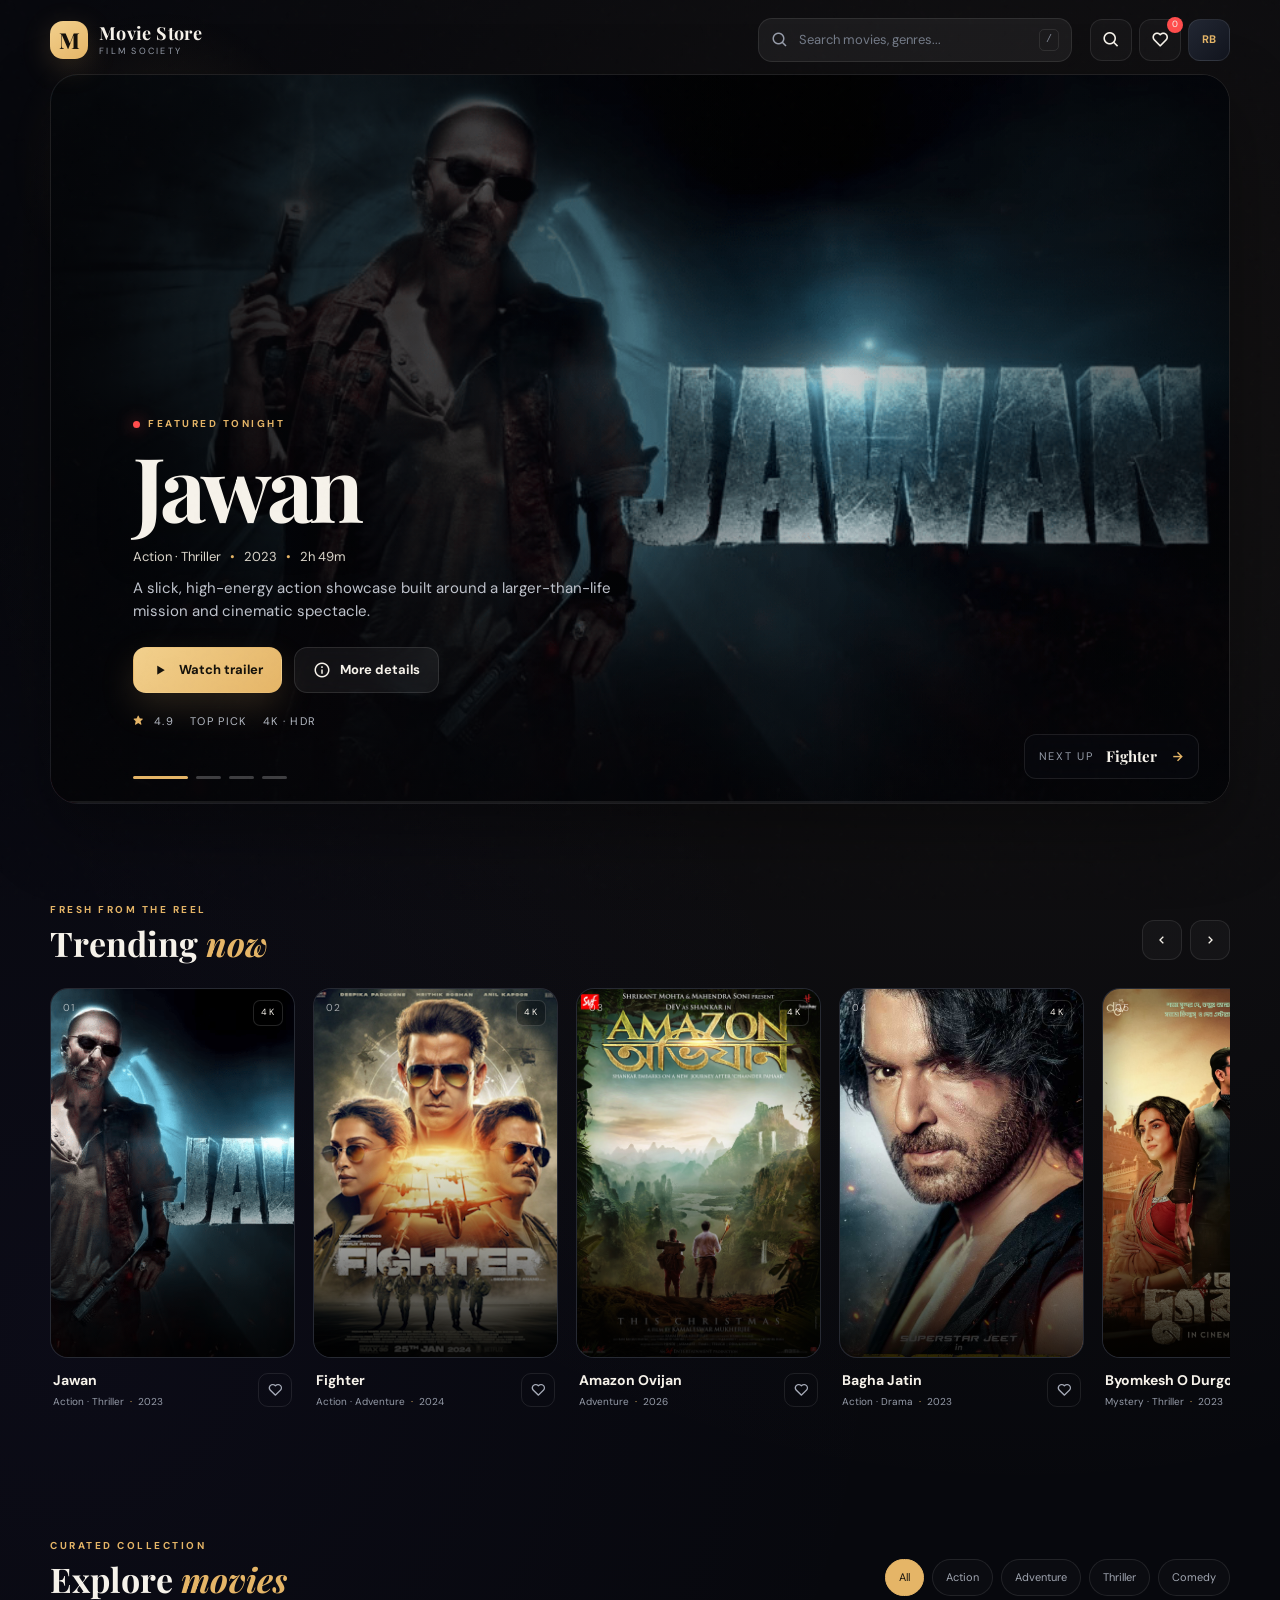
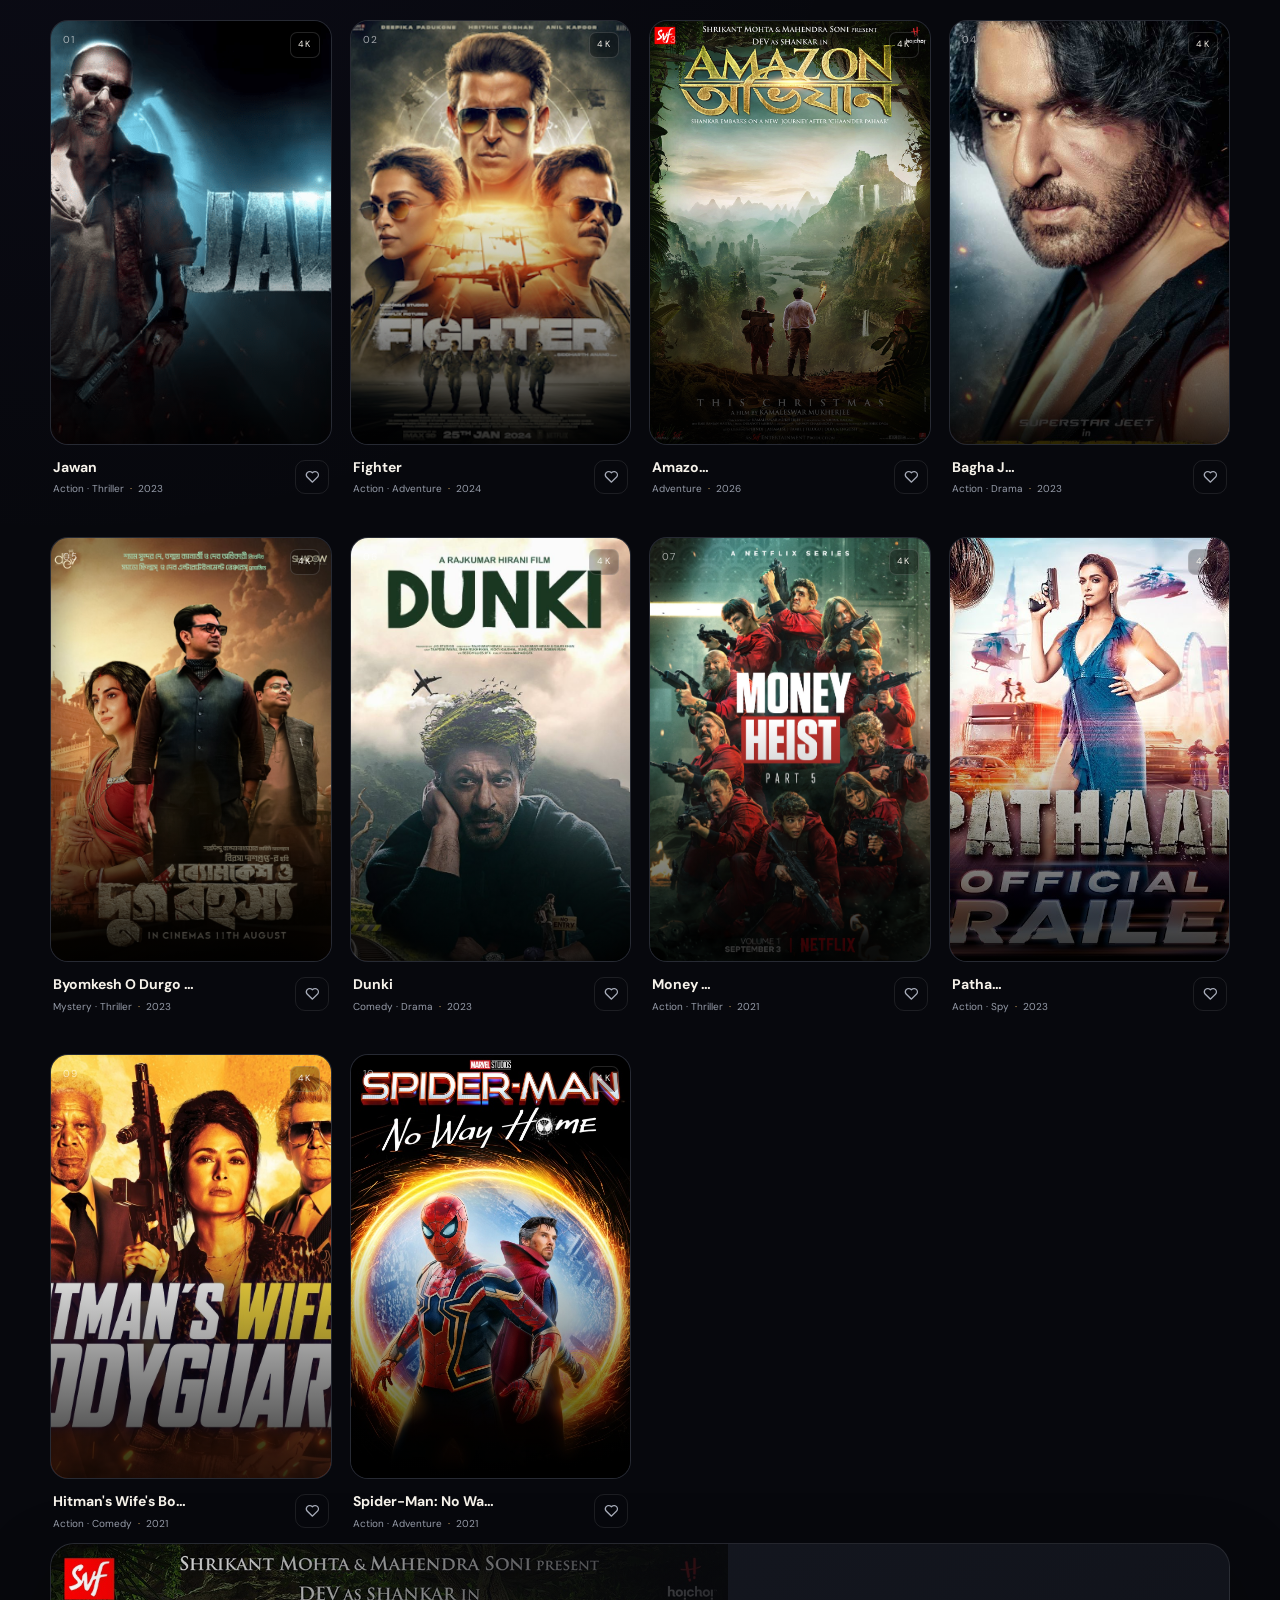
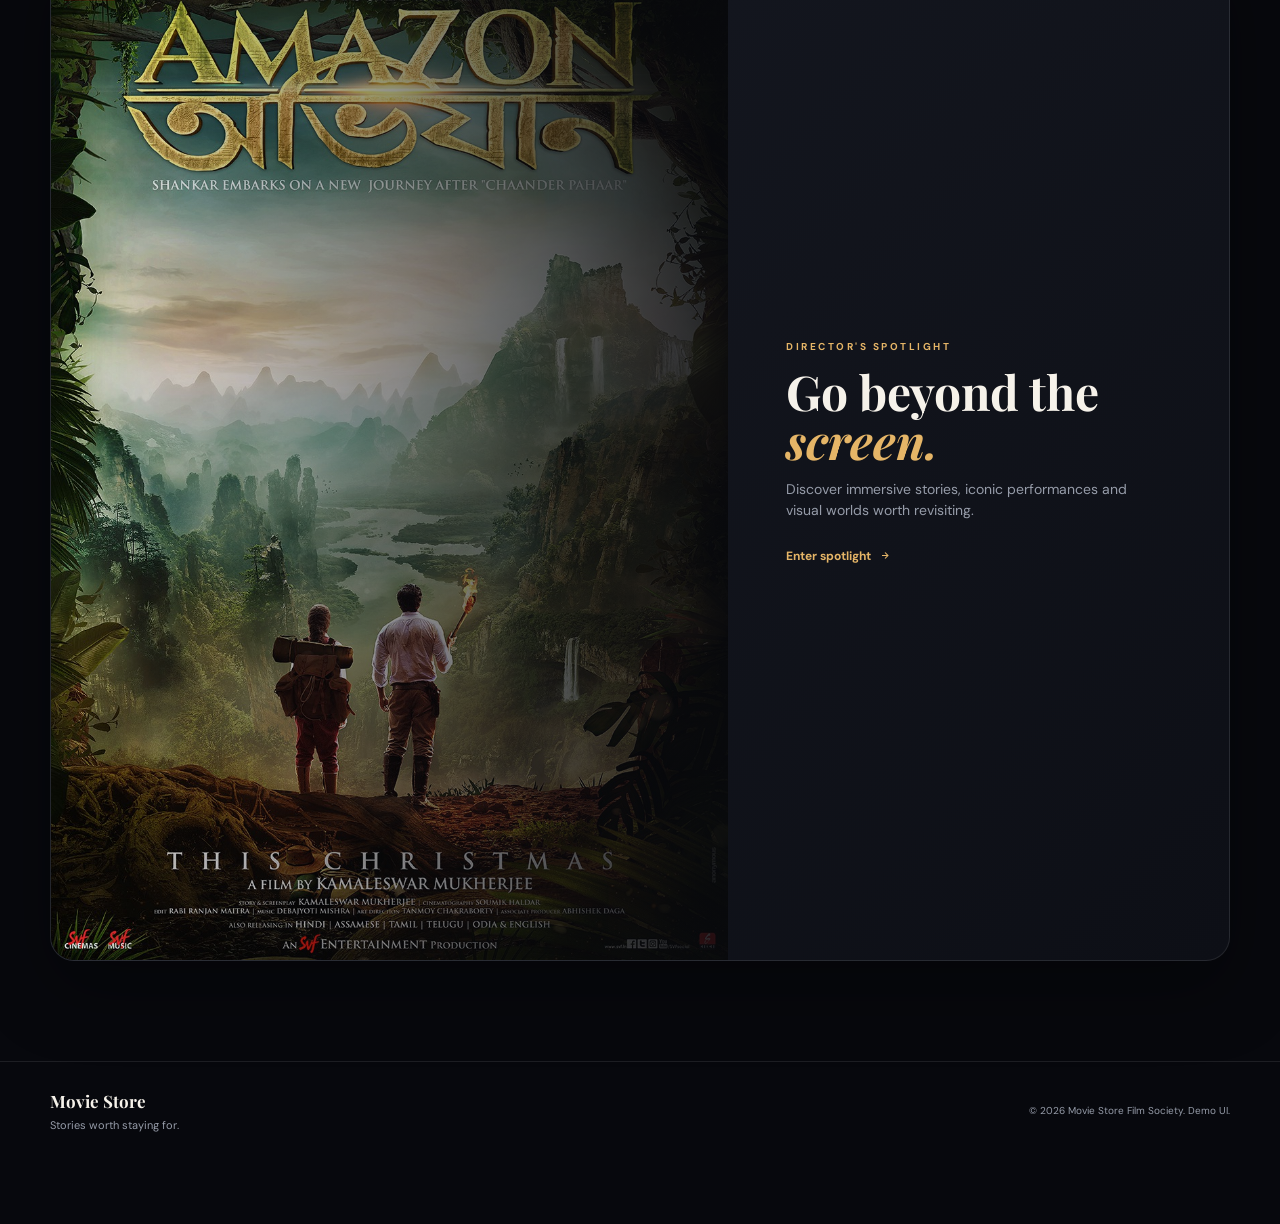
<file: index.html>
<!DOCTYPE html>
<html lang="en">
<head>
  <meta charset="UTF-8">
  <meta name="viewport" content="width=device-width, initial-scale=1.0">
  <meta name="theme-color" content="#07080d">
  <meta name="description" content="Movie Store — a premium cinematic movie discovery experience.">
  <title>Movie Store — Premium Movie Experience</title>

  <link rel="preconnect" href="https://fonts.googleapis.com">
  <link rel="preconnect" href="https://fonts.gstatic.com" crossorigin>
  <link href="https://fonts.googleapis.com/css2?family=DM+Sans:wght@400;500;600;700&family=Playfair+Display:wght@600;700;800&display=swap" rel="stylesheet">
  <link href="https://unpkg.com/boxicons@2.1.4/css/boxicons.min.css" rel="stylesheet">
  <link rel="stylesheet" href="style.css">
</head>

<body class="home-page">
  <div class="page-loader" id="pageLoader" aria-hidden="true">
    <div class="loader-mark"><span>M</span></div>
    <div class="loader-line"><i></i></div>
  </div>

  <div class="progress-bar" id="progressBar"></div>
  <div class="cursor-glow" id="cursorGlow"></div>
  <div class="noise"></div>

  <header class="site-header" id="siteHeader">
    <nav class="nav-shell container">
      <a class="brand" href="index.html" aria-label="Movie Store home">
        <span class="brand-mark">M</span>
        <span class="brand-copy"><strong>Movie Store</strong><em>Film Society</em></span>
      </a>

      <div class="desktop-search search-box">
        <i class="bx bx-search"></i>
        <input id="searchInput" type="search" placeholder="Search movies, genres..." autocomplete="off">
        <kbd>/</kbd>
      </div>

      <div class="nav-actions">
        <button class="icon-btn" id="searchToggle" aria-label="Open search"><i class="bx bx-search"></i></button>
        <button class="icon-btn" id="favoritesBtn" aria-label="Show favourites">
          <i class="bx bx-heart"></i><span class="count-badge" id="favCount">0</span>
        </button>
        <button class="avatar-btn" aria-label="Profile"><span>RB</span></button>
      </div>

      <div class="mobile-search search-box" id="mobileSearch">
        <i class="bx bx-search"></i>
        <input id="mobileSearchInput" type="search" placeholder="Search movies..." autocomplete="off">
      </div>
    </nav>
  </header>

  <main>
    <section class="hero container" id="home">
      <div class="hero-backdrop">
        <img src="jawan.jpg" alt="Jawan cinematic artwork" id="heroImage">
        <div class="hero-vignette"></div>
        <div class="hero-scanlines"></div>
      </div>

      <div class="hero-content reveal">
        <div class="eyebrow"><span class="eyebrow-dot"></span> Featured tonight</div>
        <h1 id="heroTitle">Jawan</h1>
        <p class="hero-meta" id="heroMeta">Action <span>•</span> Thriller <span>•</span> 2023 <span>•</span> 2h 49m</p>
        <p class="hero-description" id="heroDescription">
          A high-energy cinematic showcase with style, attitude and a pulse-pounding mission.
        </p>
        <div class="hero-cta">
          <a class="btn btn-primary" id="heroWatch" href="play-page.html?movie=jawan">
            <i class="bx bx-play"></i><span>Watch trailer</span>
          </a>
          <button class="btn btn-ghost" id="heroInfo"><i class="bx bx-info-circle"></i><span>More details</span></button>
        </div>
        <div class="hero-status">
          <span><i class="bx bxs-star"></i> 4.9</span>
          <span>Top pick</span>
          <span>4K · HDR</span>
        </div>
      </div>

      <div class="hero-dots" id="heroDots" aria-label="Featured slides"></div>
      <div class="hero-progress"><i id="heroProgress"></i></div>
      <div class="hero-next" id="heroNext"><span>Next up</span><strong>Fighter</strong><i class="bx bx-right-arrow-alt"></i></div>
    </section>

    <section class="section container reveal" id="trending">
      <div class="section-head">
        <div>
          <span class="section-kicker">Fresh from the reel</span>
          <h2>Trending <em>now</em></h2>
        </div>
        <div class="section-tools">
          <button class="round-control" id="trendPrev" aria-label="Previous"><i class="bx bx-chevron-left"></i></button>
          <button class="round-control" id="trendNext" aria-label="Next"><i class="bx bx-chevron-right"></i></button>
        </div>
      </div>

      <div class="carousel-wrap">
        <div class="movie-row" id="trendingRow"></div>
      </div>
    </section>

    <section class="section container reveal" id="movies">
      <div class="section-head stacked-mobile">
        <div>
          <span class="section-kicker">Curated collection</span>
          <h2>Explore <em>movies</em></h2>
        </div>
        <div class="filters" id="filters">
          <button class="filter-btn active" data-filter="all">All</button>
          <button class="filter-btn" data-filter="action">Action</button>
          <button class="filter-btn" data-filter="adventure">Adventure</button>
          <button class="filter-btn" data-filter="thriller">Thriller</button>
          <button class="filter-btn" data-filter="comedy">Comedy</button>
        </div>
      </div>

      <div class="movies-grid" id="moviesGrid"></div>

      <div class="empty-state" id="emptyState">
        <i class="bx bx-film"></i>
        <h3>No titles found</h3>
        <p>Try a different movie, actor, or genre.</p>
      </div>
    </section>

    <section class="editorial container reveal" id="spotlight">
      <div class="editorial-card">
        <div class="editorial-image">
          <img src="amazon-ovijan.jpg" alt="Amazon Ovijan cinematic artwork">
          <div class="editorial-overlay"></div>
        </div>
        <div class="editorial-copy">
          <span class="section-kicker">Director's spotlight</span>
          <h2>Go beyond the<br><em>screen.</em></h2>
          <p>Discover immersive stories, iconic performances and visual worlds worth revisiting.</p>
          <a href="play-page.html?movie=amazon" class="text-link">Enter spotlight <i class="bx bx-right-arrow-alt"></i></a>
        </div>
      </div>
    </section>
  </main>

  <nav class="bottom-nav">
    <a href="#home" class="bottom-link active"><i class="bx bx-home"></i><span>Home</span></a>
    <a href="#trending" class="bottom-link"><i class="bx bxs-hot"></i><span>Trending</span></a>
    <a href="#movies" class="bottom-link"><i class="bx bx-compass"></i><span>Explore</span></a>
    <button class="bottom-link" id="mobileFav"><i class="bx bx-heart"></i><span>Saved</span></button>
  </nav>

  <div class="modal" id="quickModal" aria-hidden="true">
    <div class="modal-backdrop" data-close-modal></div>
    <div class="quick-modal" role="dialog" aria-modal="true" aria-labelledby="quickTitle">
      <button class="modal-close" data-close-modal aria-label="Close"><i class="bx bx-x"></i></button>
      <div class="quick-media"><img src="jawan.jpg" alt="" id="quickImage"></div>
      <div class="quick-copy">
        <span class="section-kicker">Movie details</span>
        <h2 id="quickTitle">Jawan</h2>
        <p id="quickMeta">Action · Thriller · 2023</p>
        <p id="quickDescription"></p>
        <a class="btn btn-primary" id="quickWatch" href="#"><i class="bx bx-play"></i> Open movie</a>
      </div>
    </div>
  </div>

  <div class="toast" id="toast"><i class="bx bx-check-circle"></i><span>Saved to favourites</span></div>

  <footer class="site-footer">
    <div class="container footer-inner">
      <div><strong>Movie Store</strong><span>Stories worth staying for.</span></div>
      <p>© 2026 Movie Store Film Society. Demo UI.</p>
    </div>
  </footer>

  <script src="script.js"></script>
</body>
</html>
</file>
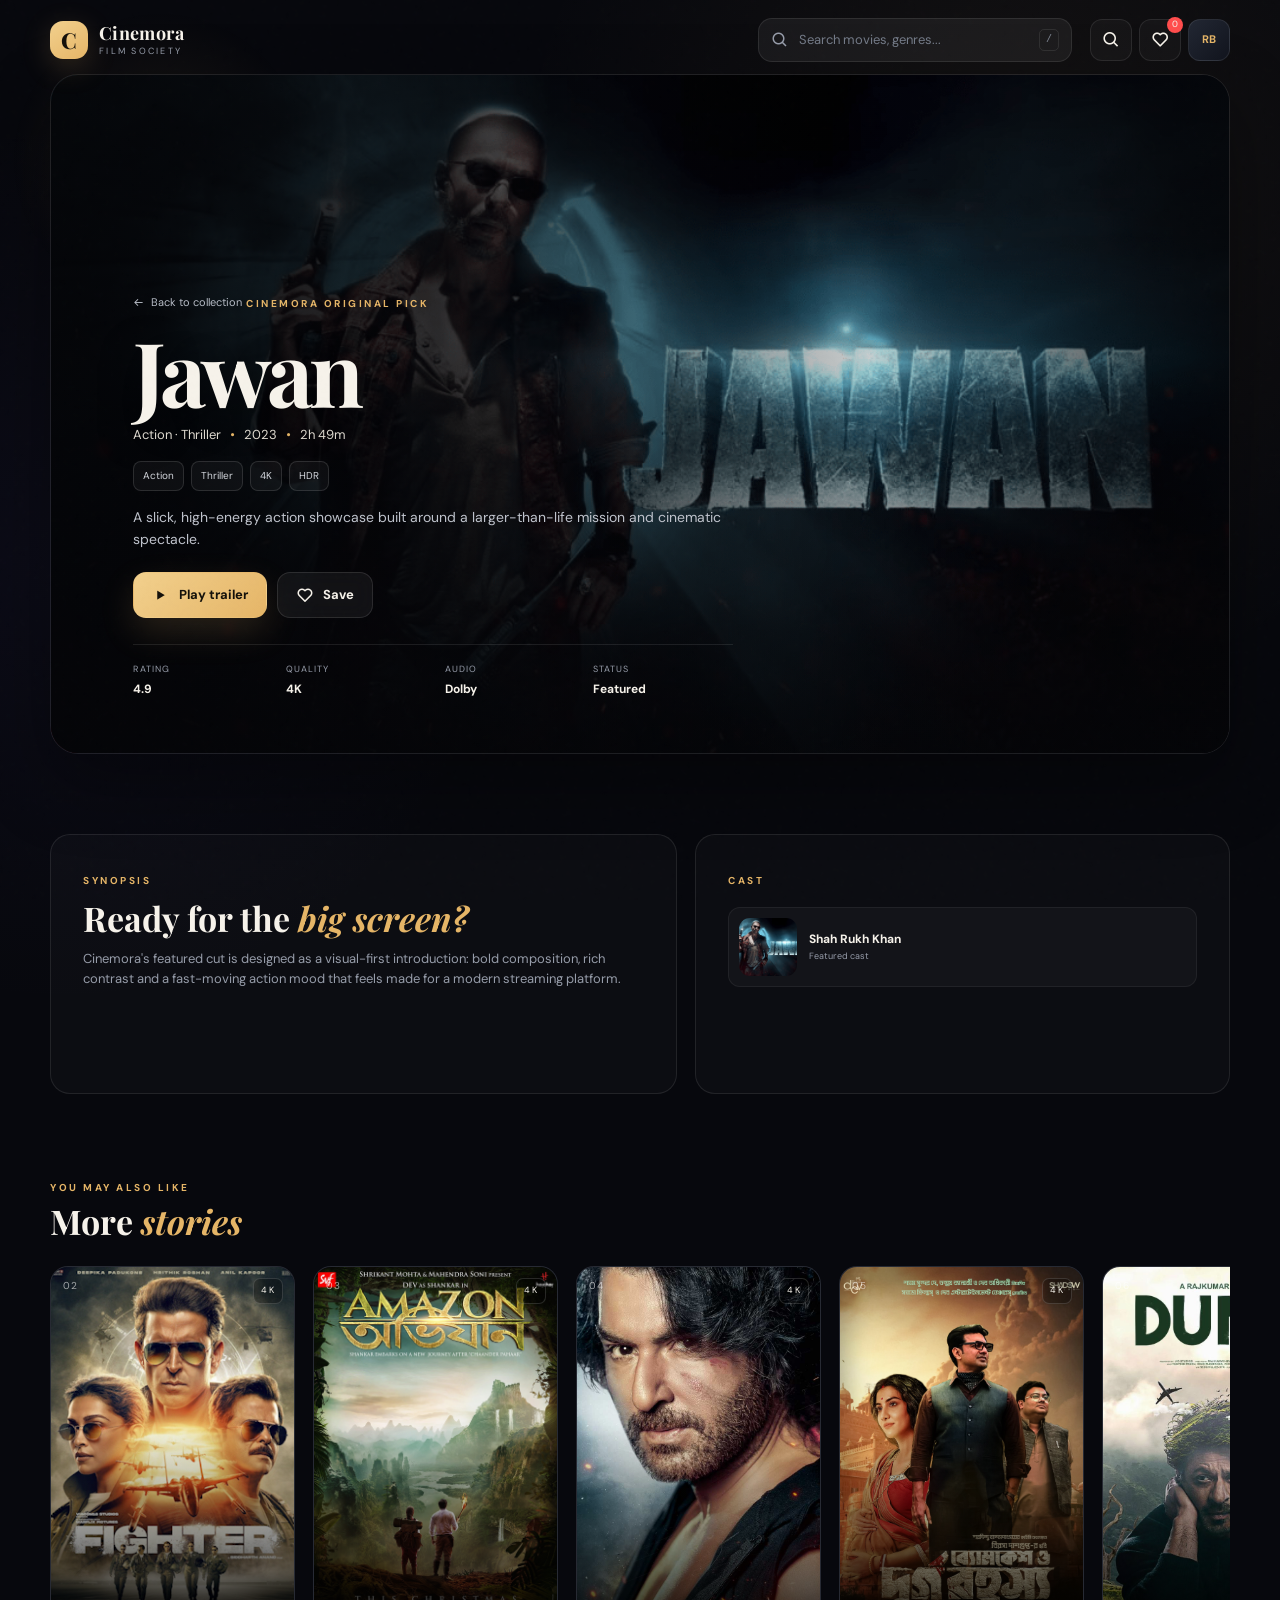
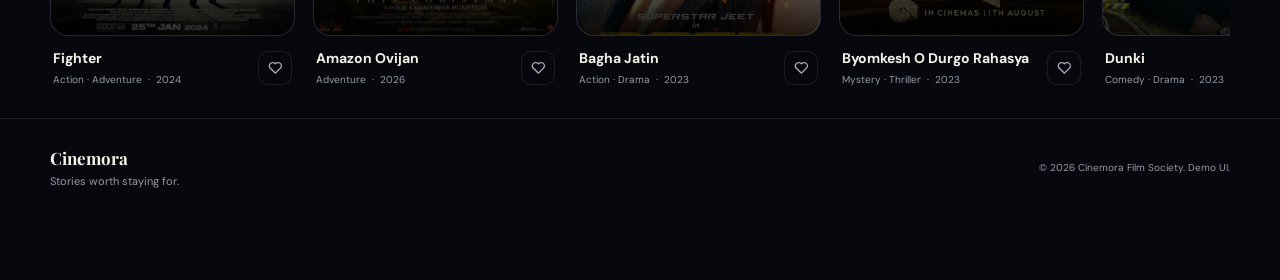
<file: play-page.html>
<!DOCTYPE html>
<html lang="en">
<head>
  <meta charset="UTF-8">
  <meta name="viewport" content="width=device-width, initial-scale=1.0">
  <meta name="theme-color" content="#07080d">
  <title>Cinemora — Movie</title>

  <link rel="preconnect" href="https://fonts.googleapis.com">
  <link rel="preconnect" href="https://fonts.gstatic.com" crossorigin>
  <link href="https://fonts.googleapis.com/css2?family=DM+Sans:wght@400;500;600;700&family=Playfair+Display:wght@600;700;800&display=swap" rel="stylesheet">
  <link href="https://unpkg.com/boxicons@2.1.4/css/boxicons.min.css" rel="stylesheet">
  <link rel="stylesheet" href="style.css">
</head>
<body class="detail-page">
  <div class="page-loader" id="pageLoader" aria-hidden="true">
    <div class="loader-mark"><span>C</span></div><div class="loader-line"><i></i></div>
  </div>
  <div class="progress-bar" id="progressBar"></div>
  <div class="cursor-glow" id="cursorGlow"></div>
  <div class="noise"></div>

  <header class="site-header" id="siteHeader">
    <nav class="nav-shell container">
      <a class="brand" href="index.html"><span class="brand-mark">C</span><span class="brand-copy"><strong>Cinemora</strong><em>Film Society</em></span></a>
      <div class="desktop-search search-box">
        <i class="bx bx-search"></i><input id="searchInput" type="search" placeholder="Search movies, genres..." autocomplete="off"><kbd>/</kbd>
      </div>
      <div class="nav-actions">
        <button class="icon-btn" id="searchToggle" aria-label="Open search"><i class="bx bx-search"></i></button>
        <button class="icon-btn" id="favoritesBtn" aria-label="Show favourites"><i class="bx bx-heart"></i><span class="count-badge" id="favCount">0</span></button>
        <button class="avatar-btn" aria-label="Profile"><span>RB</span></button>
      </div>
      <div class="mobile-search search-box" id="mobileSearch"><i class="bx bx-search"></i><input id="mobileSearchInput" type="search" placeholder="Search movies..." autocomplete="off"></div>
    </nav>
  </header>

  <main>
    <section class="detail-hero container" id="detailHero">
      <div class="detail-art"><img id="detailImage" src="fighter.jpg" alt=""><div class="detail-shade"></div></div>
      <div class="detail-copy reveal">
        <a href="index.html" class="back-link"><i class="bx bx-arrow-back"></i> Back to collection</a>
        <span class="section-kicker" id="detailKicker">Cinemora original pick</span>
        <h1 id="detailTitle">Fighter</h1>
        <div class="detail-meta" id="detailMeta"></div>
        <div class="tag-row" id="detailTags"></div>
        <p id="detailDescription"></p>

        <div class="detail-actions">
          <button class="btn btn-primary" id="playTrailer"><i class="bx bx-play"></i> Play trailer</button>
          <button class="btn btn-glass" id="saveMovie"><i class="bx bx-heart"></i> <span>Save</span></button>
        </div>

        <div class="fact-strip">
          <div><span>Rating</span><strong id="detailRating">4.8</strong></div>
          <div><span>Quality</span><strong>4K</strong></div>
          <div><span>Audio</span><strong>Dolby</strong></div>
          <div><span>Status</span><strong>Featured</strong></div>
        </div>
      </div>
    </section>

    <section class="detail-section container reveal">
      <div class="detail-columns">
        <article class="info-card">
          <span class="section-kicker">Synopsis</span>
          <h2>Ready for the <em>big screen?</em></h2>
          <p id="detailLong"></p>
        </article>
        <article class="info-card">
          <span class="section-kicker">Cast</span>
          <div class="cast-list" id="castList"></div>
        </article>
      </div>
    </section>

    <section class="detail-section container reveal">
      <div class="section-head">
        <div><span class="section-kicker">You may also like</span><h2>More <em>stories</em></h2></div>
      </div>
      <div class="movie-row" id="relatedRow"></div>
    </section>
  </main>

  <div class="video-modal" id="videoModal" aria-hidden="true">
    <div class="video-backdrop" id="videoBackdrop"></div>
    <div class="video-shell">
      <div class="video-head">
        <strong id="videoTitle">Trailer</strong>
        <button id="closeVideo" class="modal-close" aria-label="Close video"><i class="bx bx-x"></i></button>
      </div>
      <video id="trailerVideo" controls preload="metadata" playsinline>
        <source src="trailer-demo.mp4" type="video/mp4">
        Your browser does not support HTML5 video.
      </video>
      <div class="video-note">Demo video source included with the project. Replace <code>trailer-demo.mp4</code> with your own licensed trailer.</div>
    </div>
  </div>

  <div class="toast" id="toast"><i class="bx bx-check-circle"></i><span>Saved to favourites</span></div>

  <footer class="site-footer">
    <div class="container footer-inner">
      <div><strong>Cinemora</strong><span>Stories worth staying for.</span></div>
      <p>© 2026 Cinemora Film Society. Demo UI.</p>
    </div>
  </footer>

  <script src="script.js"></script>
</body>
</html>
</file>
<file: style.css>
@import url('https://fonts.googleapis.com/css2?family=DM+Sans:wght@400;500;600;700&family=Playfair+Display:wght@600;700;800&display=swap');

:root{
  --bg:#07080d;
  --bg-soft:#0c0e15;
  --panel:#11141d;
  --panel-2:#171b25;
  --text:#f6f2ea;
  --muted:#969ca9;
  --gold:#e5b567;
  --gold-soft:#f2d08d;
  --red:#ff4d4d;
  --line:rgba(255,255,255,.09);
  --shadow:0 28px 70px rgba(0,0,0,.35);
  --container:min(1180px, calc(100% - 48px));
  --ease:cubic-bezier(.22,.61,.36,1);
}
*{box-sizing:border-box;margin:0;padding:0}
html{scroll-behavior:smooth;scroll-padding-top:96px}
body{
  background:
    radial-gradient(circle at 80% 10%, rgba(229,181,103,.06), transparent 26%),
    radial-gradient(circle at 5% 30%, rgba(98,78,210,.05), transparent 25%),
    var(--bg);
  color:var(--text);
  font-family:"DM Sans",sans-serif;
  line-height:1.55;
  overflow-x:hidden;
}
body.modal-open{overflow:hidden}
a{text-decoration:none;color:inherit}
button,input{font:inherit}
button{border:0;background:none;color:inherit;cursor:pointer}
img{display:block;width:100%}
.container{width:var(--container);margin-inline:auto}
.noise{position:fixed;inset:0;pointer-events:none;z-index:500;opacity:.035;background-image:url("data:image/svg+xml,%3Csvg viewBox='0 0 160 160' xmlns='http://www.w3.org/2000/svg'%3E%3Cfilter id='n'%3E%3CfeTurbulence type='fractalNoise' baseFrequency='.8' numOctaves='4' stitchTiles='stitch'/%3E%3C/filter%3E%3Crect width='100%25' height='100%25' filter='url(%23n)' opacity='.3'/%3E%3C/svg%3E")}
.progress-bar{position:fixed;left:0;top:0;width:0;height:2px;background:linear-gradient(90deg,var(--red),var(--gold));z-index:1000;box-shadow:0 0 20px rgba(229,181,103,.5)}
.cursor-glow{position:fixed;left:0;top:0;width:320px;height:320px;border-radius:50%;background:radial-gradient(circle, rgba(229,181,103,.09), transparent 66%);pointer-events:none;z-index:0;transition:transform .08s linear}
.page-loader{position:fixed;inset:0;display:grid;place-items:center;background:#06070b;z-index:1100;transition:opacity .7s var(--ease),visibility .7s}
.page-loader.done{opacity:0;visibility:hidden}
.loader-mark{width:72px;height:72px;display:grid;place-items:center;border:1px solid rgba(229,181,103,.5);border-radius:50%;position:relative;font-family:"Playfair Display",serif;font-size:32px;color:var(--gold)}
.loader-mark:before{content:"";position:absolute;inset:9px;border:1px solid rgba(255,255,255,.12);border-radius:50%}
.loader-line{position:absolute;bottom:17%;width:180px;height:1px;background:rgba(255,255,255,.12);overflow:hidden}
.loader-line i{display:block;width:40%;height:100%;background:var(--gold);animation:loader 1.2s infinite var(--ease)}
@keyframes loader{from{transform:translateX(-110%)}to{transform:translateX(360%)}}

.site-header{position:fixed;top:0;left:0;width:100%;z-index:600;padding:18px 0;border-bottom:1px solid transparent;transition:.45s var(--ease)}
.site-header.scrolled{background:rgba(7,8,13,.82);backdrop-filter:blur(18px);border-color:var(--line);box-shadow:0 12px 40px rgba(0,0,0,.2)}
.nav-shell{display:flex;align-items:center;gap:18px;position:relative}
.brand{display:flex;align-items:center;gap:11px;margin-right:auto}
.brand-mark{width:38px;height:38px;border-radius:13px;display:grid;place-items:center;background:linear-gradient(145deg,var(--gold-soft),var(--gold));color:#15110b;font-family:"Playfair Display",serif;font-size:22px;font-weight:800;box-shadow:0 8px 30px rgba(229,181,103,.2)}
.brand-copy{display:flex;flex-direction:column;line-height:1}
.brand-copy strong{font-family:"Playfair Display",serif;font-size:18px;letter-spacing:.02em}
.brand-copy em{font-style:normal;color:var(--muted);font-size:9px;letter-spacing:.25em;text-transform:uppercase;margin-top:5px}
.search-box{display:flex;align-items:center;gap:10px;background:rgba(255,255,255,.055);border:1px solid var(--line);border-radius:14px;padding:10px 12px}
.search-box i{color:var(--muted);font-size:18px}
.search-box input{width:230px;background:transparent;border:0;outline:0;color:var(--text);font-size:13px}
.search-box input::placeholder{color:#747b88}
.search-box kbd{font-size:10px;color:#828895;border:1px solid var(--line);border-radius:5px;padding:2px 6px}
.nav-actions{display:flex;align-items:center;gap:7px}
.icon-btn,.avatar-btn{width:42px;height:42px;border-radius:12px;display:grid;place-items:center;border:1px solid var(--line);background:rgba(255,255,255,.03);transition:.3s}
.icon-btn:hover,.avatar-btn:hover{transform:translateY(-2px);background:rgba(255,255,255,.07);border-color:rgba(229,181,103,.35)}
.icon-btn{position:relative;font-size:19px}
.avatar-btn{background:linear-gradient(135deg,#222733,#11141d);font-size:11px;font-weight:700;color:var(--gold)}
.count-badge{position:absolute;right:-3px;top:-3px;min-width:16px;height:16px;border-radius:50%;padding:0 4px;background:var(--red);font-size:9px;display:grid;place-items:center}
.mobile-search{display:none;position:absolute;top:62px;left:0;right:0}
.mobile-search.open{display:flex}
.bottom-nav{display:none}

.hero{height:min(730px,calc(100vh - 12px));min-height:590px;position:relative;margin-top:74px;border-radius:28px;overflow:hidden;border:1px solid rgba(255,255,255,.08);box-shadow:var(--shadow)}
.hero-backdrop,.hero-backdrop>img,.hero-vignette{position:absolute;inset:0}
.hero-backdrop>img{height:100%;object-fit:cover;object-position:center;filter:saturate(.9) contrast(1.04);transform:scale(1.035);transition:opacity .35s, transform 1.5s var(--ease)}
.hero-backdrop>img.hero-swap{animation:heroSwap 1s var(--ease)}
@keyframes heroSwap{0%{opacity:.1;transform:scale(1.08)}100%{opacity:1;transform:scale(1.035)}}
.hero-vignette{background:
  linear-gradient(90deg,rgba(4,5,8,.96) 0%,rgba(4,5,8,.73) 35%,rgba(4,5,8,.15) 67%,rgba(4,5,8,.72) 100%),
  linear-gradient(0deg,rgba(4,5,8,.82),transparent 42%,rgba(4,5,8,.1))}
.hero-scanlines{position:absolute;inset:0;opacity:.08;background:repeating-linear-gradient(0deg,transparent 0 4px,rgba(255,255,255,.1) 5px);mix-blend-mode:soft-light}
.hero-content{position:absolute;left:7%;bottom:10%;max-width:590px;z-index:2}
.eyebrow,.section-kicker{font-size:10px;text-transform:uppercase;letter-spacing:.25em;color:var(--gold);font-weight:700}
.eyebrow{display:flex;align-items:center;gap:8px;margin-bottom:14px}
.eyebrow-dot{width:7px;height:7px;border-radius:50%;background:var(--red);box-shadow:0 0 16px rgba(255,77,77,.75);animation:pulse 1.7s infinite}
@keyframes pulse{50%{box-shadow:0 0 4px rgba(255,77,77,.25)}}
.hero h1,.detail-copy h1{font-family:"Playfair Display",serif;font-size:clamp(54px,7vw,104px);line-height:.9;letter-spacing:-.045em;text-wrap:balance;text-shadow:0 10px 40px rgba(0,0,0,.34)}
.hero-meta{color:#dad5ca;margin:20px 0 10px;font-size:13px}
.hero-meta span{color:var(--gold);margin:0 6px}
.hero-description{max-width:525px;color:#bfc3cc;font-size:15px}
.hero-cta{display:flex;gap:12px;margin-top:24px;flex-wrap:wrap}
.btn{display:inline-flex;align-items:center;justify-content:center;gap:9px;min-height:46px;padding:0 18px;border-radius:13px;font-weight:700;font-size:13px;border:1px solid transparent;transition:.35s var(--ease)}
.btn i{font-size:18px}
.btn-primary{background:linear-gradient(135deg,var(--gold-soft),var(--gold));color:#14110b;box-shadow:0 14px 35px rgba(229,181,103,.16)}
.btn-primary:hover{transform:translateY(-3px);box-shadow:0 18px 38px rgba(229,181,103,.26)}
.btn-ghost,.btn-glass{background:rgba(255,255,255,.055);border-color:rgba(255,255,255,.11);color:var(--text);backdrop-filter:blur(10px)}
.btn-ghost:hover,.btn-glass:hover{background:rgba(255,255,255,.1);transform:translateY(-3px)}
.hero-status{display:flex;gap:16px;flex-wrap:wrap;margin-top:20px;color:#b5bac4;font-size:11px;text-transform:uppercase;letter-spacing:.12em}
.hero-status i{color:var(--gold);margin-right:4px}
.hero-dots{position:absolute;bottom:24px;left:7%;display:flex;gap:8px;z-index:2}
.hero-dots button{width:25px;height:3px;background:rgba(255,255,255,.23);border-radius:999px;transition:.35s}
.hero-dots button.active{width:55px;background:var(--gold)}
.hero-progress{position:absolute;bottom:0;left:0;width:100%;height:2px;background:rgba(255,255,255,.08)}
.hero-progress i{display:block;width:0;height:100%;background:var(--gold)}
@keyframes heroTime{from{width:0}to{width:100%}}
.hero-next{position:absolute;right:30px;bottom:24px;display:flex;align-items:center;gap:12px;padding:10px 12px 10px 14px;border:1px solid var(--line);border-radius:12px;background:rgba(10,12,18,.55);backdrop-filter:blur(12px);font-size:11px;z-index:2}
.hero-next span{color:var(--muted);text-transform:uppercase;letter-spacing:.16em}
.hero-next strong{font-family:"Playfair Display",serif;font-size:15px}.hero-next i{font-size:17px;color:var(--gold)}

.section{padding:92px 0 0}
.section-head{display:flex;align-items:end;justify-content:space-between;gap:20px;margin-bottom:24px}
.section-head h2{font-family:"Playfair Display",serif;font-size:34px;line-height:1;margin-top:5px}
.section-head h2 em{color:var(--gold);font-style:italic}
.section-tools{display:flex;gap:8px}
.round-control{width:40px;height:40px;border:1px solid var(--line);border-radius:12px;display:grid;place-items:center;background:rgba(255,255,255,.03);transition:.3s}
.round-control:hover{border-color:rgba(229,181,103,.35);color:var(--gold);transform:translateY(-2px)}
.carousel-wrap{overflow:hidden}
.movie-row{display:flex;gap:18px;overflow-x:auto;padding:4px 2px 18px;scroll-snap-type:x mandatory;scrollbar-width:none}
.movie-row::-webkit-scrollbar{display:none}
.movie-card{flex:0 0 255px;scroll-snap-align:start;transition:transform .35s var(--ease), opacity .3s}
.movie-card.hidden{display:none}
.movie-card.compact{flex-basis:245px}
.movie-cover{display:block;position:relative;aspect-ratio:2/3.02;border-radius:18px;overflow:hidden;background:#151822;border:1px solid rgba(255,255,255,.08);isolation:isolate}
.movie-cover:after{content:"";position:absolute;inset:0;background:linear-gradient(180deg,transparent 43%,rgba(0,0,0,.82) 100%);z-index:1}
.movie-cover img{height:100%;object-fit:cover;transition:transform .6s var(--ease),filter .5s}
.movie-card:hover .movie-cover img{transform:scale(1.06);filter:saturate(1.08)}
.movie-number{position:absolute;left:12px;top:11px;color:rgba(255,255,255,.6);font-size:10px;letter-spacing:.12em;z-index:2}
.movie-quality{position:absolute;right:11px;top:11px;font-size:9px;letter-spacing:.14em;padding:5px 7px;border:1px solid rgba(255,255,255,.14);border-radius:7px;background:rgba(0,0,0,.28);z-index:2}
.movie-hover{position:absolute;inset:auto 11px 11px;display:flex;align-items:center;gap:10px;z-index:2;transform:translateY(12px);opacity:0;transition:.4s var(--ease)}
.movie-card:hover .movie-hover{transform:none;opacity:1}
.mini-play{width:34px;height:34px;border-radius:50%;display:grid;place-items:center;background:var(--gold);color:#17120c;box-shadow:0 8px 25px rgba(229,181,103,.25);flex:none}
.movie-hover strong{display:block;font-size:12px}.movie-hover small{display:block;color:#bec2ca;font-size:9px;margin-top:2px}
.movie-info{display:flex;align-items:center;justify-content:space-between;gap:10px;padding:12px 3px}
.movie-info h3{font-size:14px;white-space:nowrap;overflow:hidden;text-overflow:ellipsis;max-width:210px}
.movie-info p{font-size:10px;color:var(--muted);margin-top:3px}
.movie-info p span{color:var(--gold);margin:0 3px}
.save-btn{width:34px;height:34px;border:1px solid var(--line);border-radius:10px;display:grid;place-items:center;color:#a8adba;transition:.3s;flex:none}
.save-btn:hover,.save-btn.saved{color:var(--red);border-color:rgba(255,77,77,.24);background:rgba(255,77,77,.06);transform:scale(1.05)}
.stacked-mobile{align-items:end}
.filters{display:flex;gap:8px;flex-wrap:wrap;justify-content:flex-end}
.filter-btn{padding:9px 13px;border-radius:999px;border:1px solid var(--line);font-size:11px;color:#a1a6b1;background:rgba(255,255,255,.02);transition:.3s}
.filter-btn:hover,.filter-btn.active{color:#18140e;background:var(--gold);border-color:var(--gold)}
.movies-grid{display:grid;grid-template-columns:repeat(4,minmax(0,1fr));gap:28px 18px}
.movies-grid .movie-card{min-width:0;flex-basis:auto}
.movies-grid .movie-info h3{max-width:calc(100% - 40px)}
.empty-state{display:none;min-height:240px;align-items:center;justify-content:center;flex-direction:column;text-align:center;border:1px dashed var(--line);border-radius:18px;color:var(--muted);margin-top:20px}
.empty-state.show{display:flex}.empty-state i{font-size:36px;color:var(--gold);margin-bottom:8px}.empty-state h3{color:var(--text)}

.editorial{padding-bottom:100px}
.editorial-card{display:grid;grid-template-columns:1.15fr .85fr;min-height:440px;border:1px solid rgba(255,255,255,.09);border-radius:24px;overflow:hidden;background:linear-gradient(135deg,#161922,#0d0f16);box-shadow:var(--shadow);transition:transform .15s}
.editorial-image{position:relative;min-height:440px;overflow:hidden}
.editorial-image img{height:100%;object-fit:cover;transition:transform 1.2s var(--ease)}
.editorial-card:hover .editorial-image img{transform:scale(1.05)}
.editorial-overlay{position:absolute;inset:0;background:linear-gradient(90deg,rgba(8,9,13,0),rgba(8,9,13,.88))}
.editorial-copy{display:flex;flex-direction:column;justify-content:center;padding:58px}
.editorial-copy h2{font-family:"Playfair Display",serif;font-size:48px;line-height:1.02;margin:12px 0 14px}
.editorial-copy h2 em{color:var(--gold);font-style:italic}
.editorial-copy p{color:var(--muted);max-width:360px;font-size:14px}
.text-link{display:inline-flex;align-items:center;gap:8px;color:var(--gold);font-size:12px;font-weight:700;margin-top:25px}.text-link i{transition:.3s}.text-link:hover i{transform:translateX(5px)}

.site-footer{border-top:1px solid var(--line);padding:26px 0 90px;color:var(--muted)}
.footer-inner{display:flex;justify-content:space-between;align-items:center;gap:20px;font-size:11px}
.footer-inner div{display:flex;flex-direction:column;gap:2px}.footer-inner strong{font-family:"Playfair Display",serif;color:var(--text);font-size:17px}.footer-inner p{font-size:10px}

.modal,.video-modal{position:fixed;inset:0;z-index:900;display:flex;align-items:center;justify-content:center;opacity:0;visibility:hidden;transition:.35s}
.modal.open,.video-modal.open{opacity:1;visibility:visible}
.modal-backdrop,.video-backdrop{position:absolute;inset:0;background:rgba(2,3,6,.82);backdrop-filter:blur(16px)}
.quick-modal{position:relative;z-index:1;width:min(880px,calc(100% - 30px));display:grid;grid-template-columns:.78fr 1fr;background:#10131b;border:1px solid var(--line);border-radius:22px;overflow:hidden;box-shadow:0 40px 90px rgba(0,0,0,.5);transform:translateY(18px) scale(.98);transition:.45s var(--ease)}
.modal.open .quick-modal{transform:none}
.quick-media{min-height:460px}.quick-media img{height:100%;object-fit:cover}.quick-copy{display:flex;flex-direction:column;justify-content:center;padding:44px}.quick-copy h2{font:800 46px/.95 "Playfair Display",serif;margin:8px 0}.quick-copy p{color:var(--muted);margin-bottom:14px}.quick-copy .btn{align-self:flex-start;margin-top:8px}
.modal-close{position:absolute;right:14px;top:14px;width:38px;height:38px;border-radius:10px;background:rgba(0,0,0,.4);display:grid;place-items:center;font-size:22px;z-index:3}
.toast{position:fixed;right:24px;bottom:24px;display:flex;align-items:center;gap:9px;padding:12px 15px;border:1px solid rgba(229,181,103,.25);background:rgba(17,20,29,.92);backdrop-filter:blur(14px);border-radius:12px;z-index:1000;transform:translateY(20px);opacity:0;pointer-events:none;transition:.35s var(--ease);font-size:12px;box-shadow:var(--shadow)}
.toast i{color:var(--gold);font-size:17px}.toast.show{transform:none;opacity:1}

.detail-hero{position:relative;margin-top:74px;min-height:680px;border-radius:28px;overflow:hidden;border:1px solid var(--line);box-shadow:var(--shadow)}
.detail-art,.detail-art img,.detail-shade{position:absolute;inset:0}
.detail-art img{height:100%;object-fit:cover;object-position:center}
.detail-shade{background:linear-gradient(90deg,rgba(4,5,8,.96) 4%,rgba(4,5,8,.82) 33%,rgba(4,5,8,.18) 70%,rgba(4,5,8,.8) 100%),linear-gradient(0deg,rgba(4,5,8,.88),transparent 55%)}
.detail-copy{position:absolute;inset:auto auto 8% 7%;max-width:640px}
.back-link{display:inline-flex;align-items:center;gap:7px;color:#b6bbc5;font-size:11px;margin-bottom:20px;transition:.3s}.back-link:hover{color:var(--gold);transform:translateX(-3px)}
.detail-copy h1{font-size:clamp(54px,7vw,92px);margin-bottom:14px}
.detail-meta{display:flex;align-items:center;gap:9px;color:#ded9cf;font-size:13px}.detail-meta i{color:var(--gold)}
.tag-row{display:flex;gap:7px;flex-wrap:wrap;margin:16px 0}.tag-row span{padding:6px 9px;border:1px solid rgba(255,255,255,.12);border-radius:8px;background:rgba(255,255,255,.04);font-size:10px;color:#d4d7dd}
.detail-copy>p{max-width:600px;color:#bfc3cc;font-size:14px}
.detail-actions{display:flex;gap:10px;flex-wrap:wrap;margin-top:22px}
.fact-strip{display:grid;grid-template-columns:repeat(4,auto);gap:28px;margin-top:26px;padding-top:18px;border-top:1px solid var(--line)}
.fact-strip div{display:flex;flex-direction:column}.fact-strip span{font-size:9px;color:var(--muted);text-transform:uppercase;letter-spacing:.12em}.fact-strip strong{font-size:12px;margin-top:3px}
.detail-section{padding:80px 0 0}
.detail-columns{display:grid;grid-template-columns:1.08fr .92fr;gap:18px}
.info-card{padding:32px;border:1px solid var(--line);background:rgba(255,255,255,.025);border-radius:20px;min-height:260px}
.info-card h2{font:700 34px/.98 "Playfair Display",serif;margin:10px 0 14px}.info-card h2 em{color:var(--gold);font-style:italic}.info-card p{color:var(--muted);font-size:13px;max-width:650px}
.cast-list{display:grid;gap:10px;margin-top:15px}
.cast-person{display:flex;align-items:center;gap:12px;padding:10px;border-radius:12px;background:rgba(255,255,255,.03);border:1px solid rgba(255,255,255,.06)}
.cast-person img{width:58px;height:58px;object-fit:cover;border-radius:11px}.cast-person strong{display:block;font-size:12px}.cast-person span{display:block;font-size:9px;color:var(--muted);margin-top:2px}
.cast-empty{height:160px;display:grid;place-items:center;color:var(--muted);text-align:center}.cast-empty i{font-size:28px;color:var(--gold)}
.video-modal{padding:18px}.video-shell{position:relative;z-index:1;width:min(1100px,100%);background:#0b0d13;border:1px solid var(--line);border-radius:18px;overflow:hidden;box-shadow:0 50px 100px rgba(0,0,0,.55);transform:translateY(16px);transition:.45s var(--ease)}
.video-modal.open .video-shell{transform:none}
.video-head{display:flex;justify-content:space-between;align-items:center;padding:14px 16px;border-bottom:1px solid var(--line);font-size:13px}
.video-shell video{display:block;width:100%;aspect-ratio:16/9;background:#000}.video-note{padding:10px 16px;color:#7e8491;font-size:10px;border-top:1px solid var(--line)}
.video-note code{color:var(--gold)}

.reveal{opacity:0;transform:translateY(28px);transition:opacity .8s var(--ease),transform .8s var(--ease)}
.reveal.visible{opacity:1;transform:none}
.fav-highlight{animation:favPulse 1.2s ease both}
@keyframes favPulse{0%,100%{box-shadow:none}50%{box-shadow:0 0 0 6px rgba(229,181,103,.12)}}
.hero-content.reveal{opacity:1;transform:none}

@media (max-width:1100px){
  .movies-grid{grid-template-columns:repeat(3,minmax(0,1fr))}
  .hero{height:650px}
}
@media (max-width:800px){
  :root{--container:min(100% - 30px, 720px)}
  .desktop-search{display:none}
  .mobile-search{display:none}
  .hero{min-height:630px;margin-top:66px;border-radius:20px}
  .hero-vignette{background:linear-gradient(0deg,rgba(4,5,8,.96) 7%,rgba(4,5,8,.46) 54%,rgba(4,5,8,.14) 100%)}
  .hero-content{left:6%;right:6%;bottom:11%;max-width:none}
  .hero h1,.detail-copy h1{font-size:64px}
  .hero-next{display:none}
  .section{padding-top:72px}
  .section-head,.stacked-mobile{align-items:flex-start;flex-direction:column}
  .filters{justify-content:flex-start}
  .movies-grid{grid-template-columns:repeat(2,minmax(0,1fr));gap:22px 12px}
  .movie-card{flex-basis:215px}.movie-card.compact{flex-basis:205px}
  .editorial-card{grid-template-columns:1fr;min-height:520px}
  .editorial-image{min-height:310px}.editorial-overlay{background:linear-gradient(0deg,rgba(8,9,13,.8),transparent)}
  .editorial-copy{padding:34px}.editorial-copy h2{font-size:40px}
  .quick-modal{grid-template-columns:1fr}.quick-media{min-height:300px;max-height:44vh}.quick-copy{padding:30px}
  .detail-hero{min-height:690px;margin-top:66px;border-radius:20px}.detail-shade{background:linear-gradient(0deg,rgba(4,5,8,.97) 10%,rgba(4,5,8,.54) 58%,rgba(4,5,8,.14) 100%)}
  .detail-copy{left:6%;right:6%;bottom:7%}.detail-columns{grid-template-columns:1fr}
  .fact-strip{grid-template-columns:repeat(2,1fr);gap:16px}
  .bottom-nav{position:fixed;z-index:650;left:12px;right:12px;bottom:10px;display:grid;grid-template-columns:repeat(4,1fr);padding:9px;border:1px solid var(--line);border-radius:18px;background:rgba(12,14,21,.86);backdrop-filter:blur(20px);box-shadow:0 20px 55px rgba(0,0,0,.4)}
  .bottom-link{display:flex;align-items:center;justify-content:center;flex-direction:column;gap:2px;color:#818794;font-size:9px;padding:4px;border-radius:12px}.bottom-link i{font-size:18px}.bottom-link.active{color:var(--gold);background:rgba(229,181,103,.08)}
  .site-footer{padding-bottom:100px}.footer-inner{flex-direction:column;align-items:flex-start}
}
@media (max-width:520px){
  :root{--container:min(100% - 24px, 500px)}
  .brand-copy{display:none}.nav-actions{margin-left:auto}
  .hero{height:620px;min-height:620px}
  .hero-content{bottom:13%}.hero h1,.detail-copy h1{font-size:52px}.hero-meta{font-size:11px}.hero-description{font-size:12px}
  .hero-status{font-size:9px;gap:10px}
  .movie-card,.movie-card.compact{flex-basis:166px}.movie-info h3{font-size:11px}.movie-info p{font-size:8px}.save-btn{width:30px;height:30px}
  .section-head h2{font-size:29px}.filters{gap:6px}.filter-btn{font-size:9px;padding:8px 10px}
  .movies-grid{gap:18px 10px}.movie-cover{border-radius:14px}
  .editorial-image{min-height:240px}.editorial-copy{padding:26px}.editorial-copy h2{font-size:34px}
  .quick-copy h2{font-size:38px}.quick-media{min-height:230px}
  .detail-hero{min-height:640px}.detail-copy{bottom:6%}.detail-meta{font-size:11px}.detail-copy>p{font-size:12px}
  .info-card{padding:24px}.info-card h2{font-size:29px}
}
@media (prefers-reduced-motion:reduce){
  html{scroll-behavior:auto}
  *,*:before,*:after{animation-duration:.01ms!important;animation-iteration-count:1!important;transition-duration:.01ms!important}
  .cursor-glow{display:none}
}
</file>
